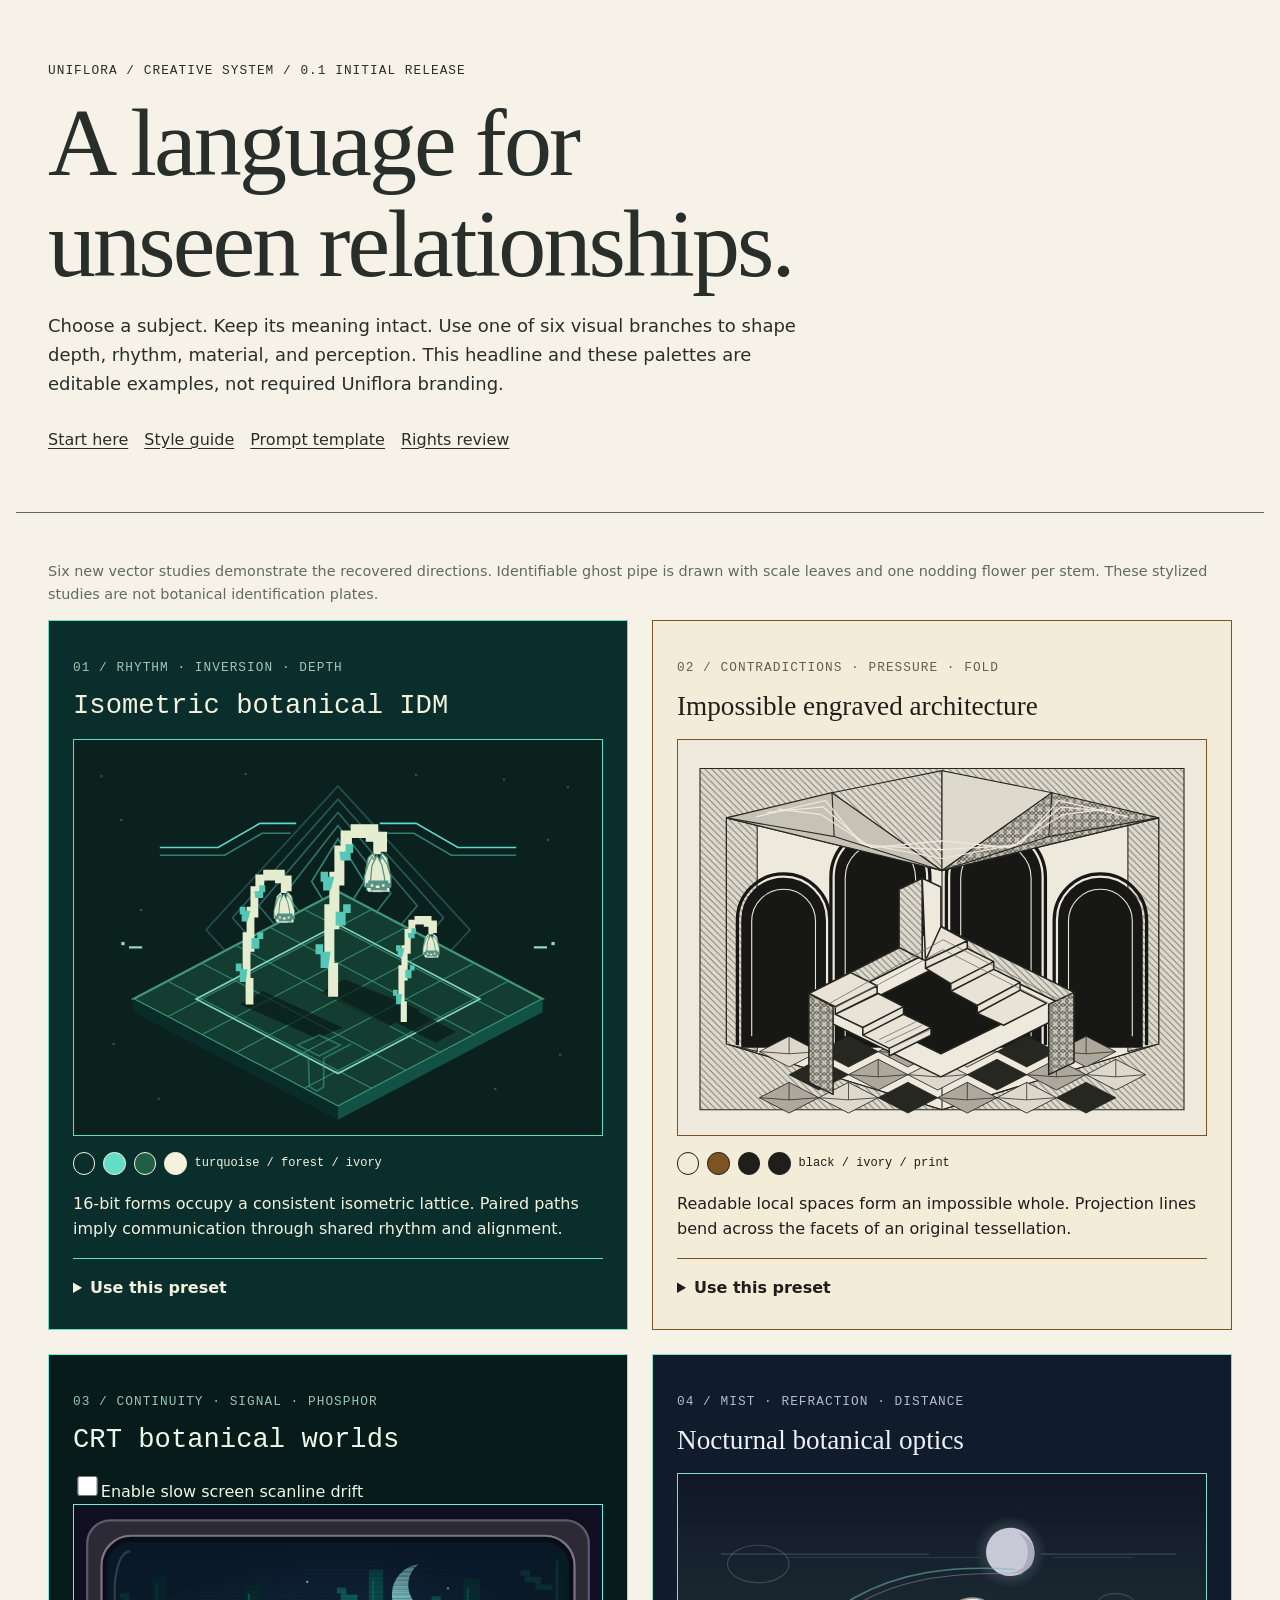
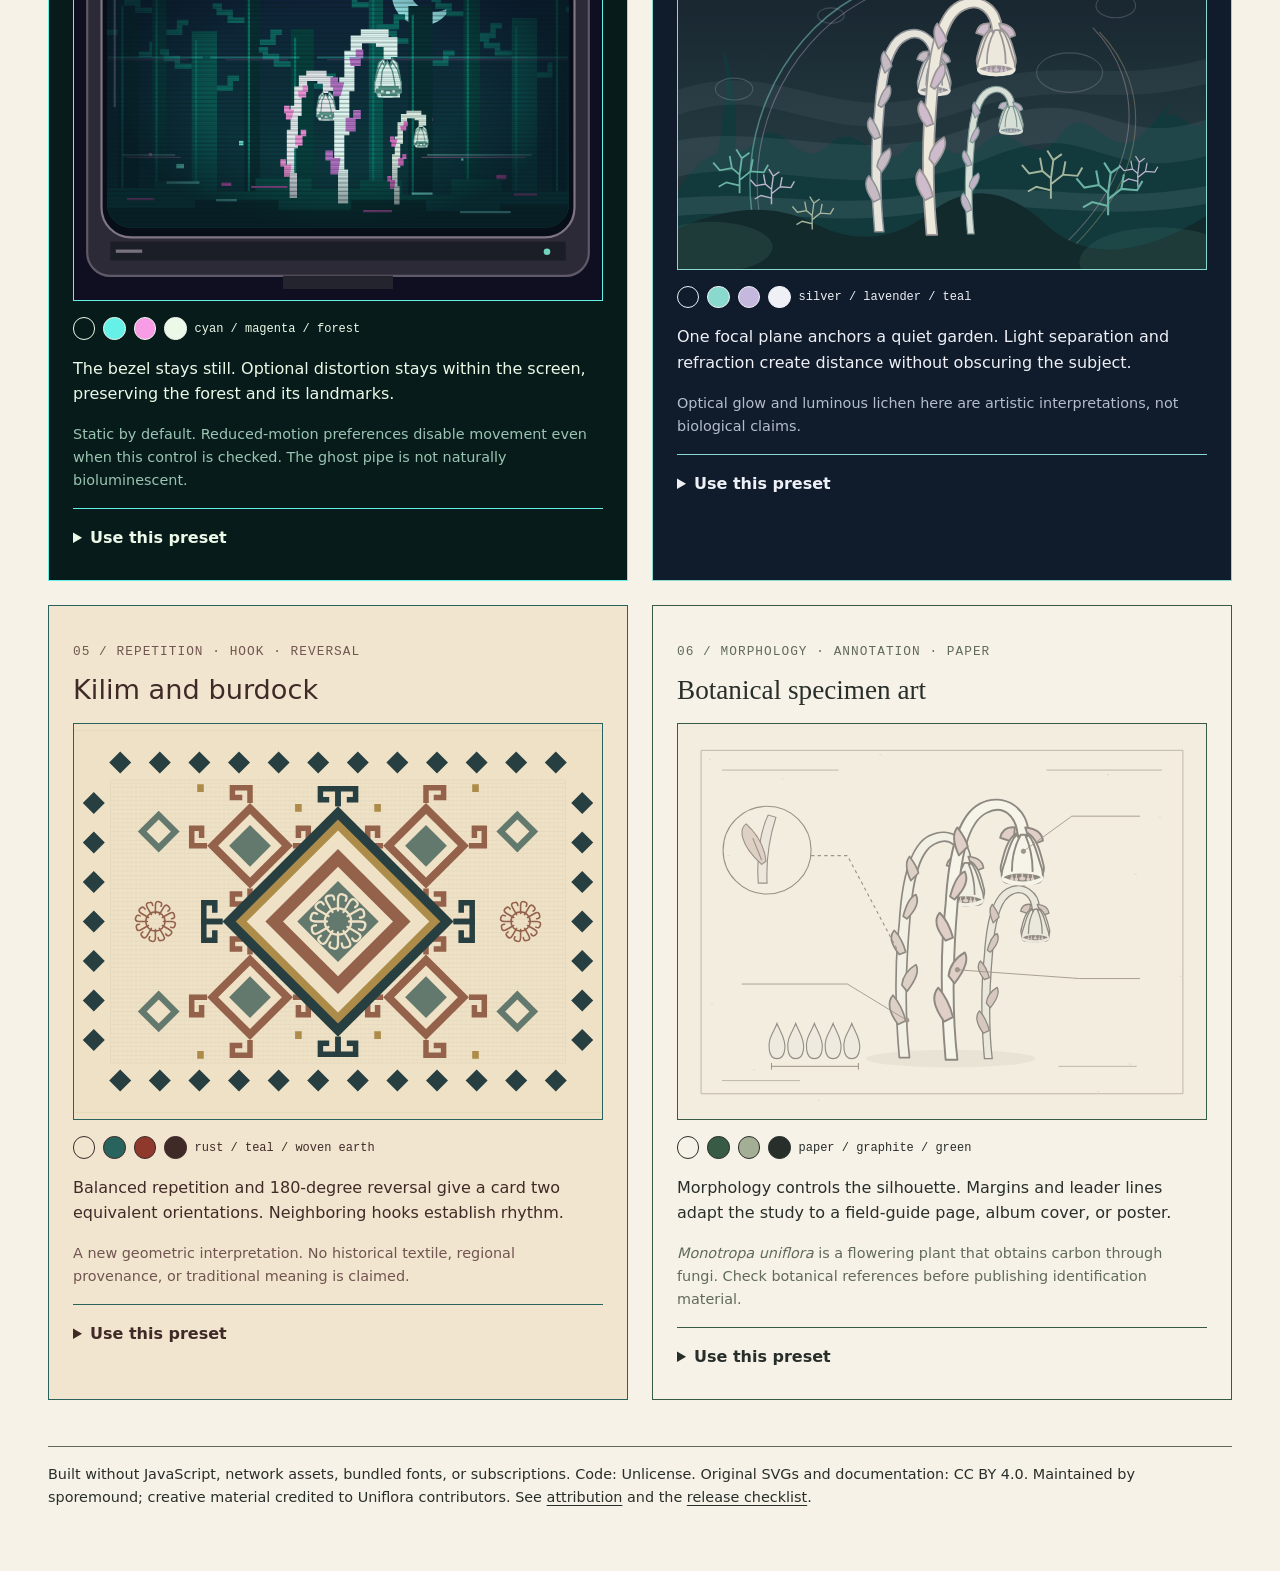
<file: demo/index.html>
<!doctype html>
<!-- SPDX-License-Identifier: Unlicense -->
<html lang="en">
<head>
  <meta charset="utf-8">
  <meta name="viewport" content="width=device-width, initial-scale=1">
  <meta name="description" content="Six editable Uniflora aesthetic presets. A free, offline creative system, version 0.1.">
  <title>Uniflora / Creative system 0.1</title>
  <link rel="stylesheet" href="../presets/tokens.css">
  <link rel="stylesheet" href="demo.css">
</head>
<body>
<a class="skip" href="#presets">Skip to presets</a>
<header>
  <p class="eyebrow">Uniflora / Creative system / 0.1 initial release</p>
  <h1>A language for<br>unseen relationships.</h1>
  <p class="intro">Choose a subject. Keep its meaning intact. Use one of six visual branches to shape depth, rhythm, material, and perception. This headline and these palettes are editable examples, not required Uniflora branding.</p>
  <nav aria-label="Project resources"><a href="../README.md">Start here</a><a href="../docs/STYLE-GUIDE.md">Style guide</a><a href="../prompts/TEMPLATE.md">Prompt template</a><a href="../docs/RIGHTS-REVIEW.md">Rights review</a></nav>
</header>
<main id="presets" tabindex="-1">
  <p class="note">Six new vector studies demonstrate the recovered directions. Identifiable ghost pipe is drawn with scale leaves and one nodding flower per stem. These stylized studies are not botanical identification plates.</p>
  <div class="gallery">
    <article class="preset" data-uniflora="isometric-idm">
      <p class="index">01 / rhythm · inversion · depth</p><h2>Isometric botanical IDM</h2>
      <figure class="art"><img src="../assets/svg/isometric-signal.svg" width="480" height="360" alt="Ivory ghost-pipe stems on mirrored isometric platforms with turquoise stepped signal paths."></figure>
      <div class="swatches" aria-hidden="true"><span class="swatch"></span><span class="swatch"></span><span class="swatch"></span><span class="swatch"></span><span>turquoise / forest / ivory</span></div>
      <p>16-bit forms occupy a consistent isometric lattice. Paired paths imply communication through shared rhythm and alignment.</p>
      <details><summary>Use this preset</summary><pre>&lt;section data-uniflora="isometric-idm"&gt;
  &lt;h2&gt;Your subject stays central&lt;/h2&gt;
&lt;/section&gt;</pre><p>Use the semantic color variables from tokens.css on your own components. See prompt example 01.</p></details>
    </article>
    <article class="preset" data-uniflora="engraved-architecture">
      <p class="index">02 / contradictions · pressure · fold</p><h2>Impossible engraved architecture</h2>
      <figure class="art"><img src="../assets/svg/engraved-fold.svg" width="480" height="360" alt="Romanesque arches, conflicting stair levels, cross-hatched masonry, and an original faceted folded surface."></figure>
      <div class="swatches" aria-hidden="true"><span class="swatch"></span><span class="swatch"></span><span class="swatch"></span><span class="swatch"></span><span>black / ivory / print</span></div>
      <p>Readable local spaces form an impossible whole. Projection lines bend across the facets of an original tessellation.</p>
      <details><summary>Use this preset</summary><pre>&lt;section data-uniflora="engraved-architecture"&gt;
  &lt;h2&gt;Your subject stays central&lt;/h2&gt;
&lt;/section&gt;</pre><p>Keep dense hatching behind the artwork, with clear paper around interface text. See prompt example 02.</p></details>
    </article>
    <article class="preset" data-uniflora="crt-worlds">
      <p class="index">03 / continuity · signal · phosphor</p><h2>CRT botanical worlds</h2>
      <input class="crt-toggle" id="crt-motion" type="checkbox"><label for="crt-motion">Enable slow screen scanline drift</label>
      <figure class="art"><img src="../assets/svg/crt-forest.svg" width="480" height="360" alt="A fixed CRT display contains a pixel forest, crescent moon, and cyan and magenta accents around ivory ghost pipe."><div class="crt-screen" aria-hidden="true"></div></figure>
      <div class="swatches" aria-hidden="true"><span class="swatch"></span><span class="swatch"></span><span class="swatch"></span><span class="swatch"></span><span>cyan / magenta / forest</span></div>
      <p>The bezel stays still. Optional distortion stays within the screen, preserving the forest and its landmarks.</p>
      <p class="note">Static by default. Reduced-motion preferences disable movement even when this control is checked. The ghost pipe is not naturally bioluminescent.</p>
      <details><summary>Use this preset</summary><pre>&lt;section data-uniflora="crt-worlds"&gt;
  &lt;h2&gt;Your subject stays central&lt;/h2&gt;
&lt;/section&gt;</pre><p>For animation, lock the camera and clip every effect to the display interior. See prompt example 03.</p></details>
    </article>
    <article class="preset" data-uniflora="nocturnal-optics">
      <p class="index">04 / mist · refraction · distance</p><h2>Nocturnal botanical optics</h2>
      <figure class="art"><img src="../assets/svg/nocturnal-optics.svg" width="480" height="360" alt="Moonlight, layered mist, luminous lichen marks, and soft refractive arcs surround an ivory flowering stem."></figure>
      <div class="swatches" aria-hidden="true"><span class="swatch"></span><span class="swatch"></span><span class="swatch"></span><span class="swatch"></span><span>silver / lavender / teal</span></div>
      <p>One focal plane anchors a quiet garden. Light separation and refraction create distance without obscuring the subject.</p>
      <p class="note">Optical glow and luminous lichen here are artistic interpretations, not biological claims.</p>
      <details><summary>Use this preset</summary><pre>&lt;section data-uniflora="nocturnal-optics"&gt;
  &lt;h2&gt;Your subject stays central&lt;/h2&gt;
&lt;/section&gt;</pre><p>Keep bloom away from reading surfaces. Use optical effects sparingly. See prompt example 04.</p></details>
    </article>
    <article class="preset" data-uniflora="kilim-burdock">
      <p class="index">05 / repetition · hook · reversal</p><h2>Kilim and burdock</h2>
      <figure class="art"><img src="../assets/svg/kilim-burdock.svg" width="480" height="360" alt="Centered diamond and hook forms repeat in a balanced textile-like card with half-turn symmetry."></figure>
      <div class="swatches" aria-hidden="true"><span class="swatch"></span><span class="swatch"></span><span class="swatch"></span><span class="swatch"></span><span>rust / teal / woven earth</span></div>
      <p>Balanced repetition and 180-degree reversal give a card two equivalent orientations. Neighboring hooks establish rhythm.</p>
      <p class="note">A new geometric interpretation. No historical textile, regional provenance, or traditional meaning is claimed.</p>
      <details><summary>Use this preset</summary><pre>&lt;section data-uniflora="kilim-burdock"&gt;
  &lt;h2&gt;Your subject stays central&lt;/h2&gt;
&lt;/section&gt;</pre><p>Reversal belongs to the art; keep reading order and interface labels upright. See prompt example 05.</p></details>
    </article>
    <article class="preset" data-uniflora="botanical-specimen">
      <p class="index">06 / morphology · annotation · paper</p><h2>Botanical specimen art</h2>
      <figure class="art"><img src="../assets/svg/specimen-ghost-pipe.svg" width="480" height="360" alt="An original schematic ghost-pipe study on ivory paper, showing scale leaves and separate overlapping petals on nodding flowers."></figure>
      <div class="swatches" aria-hidden="true"><span class="swatch"></span><span class="swatch"></span><span class="swatch"></span><span class="swatch"></span><span>paper / graphite / green</span></div>
      <p>Morphology controls the silhouette. Margins and leader lines adapt the study to a field-guide page, album cover, or poster.</p>
      <p class="note"><i>Monotropa uniflora</i> is a flowering plant that obtains carbon through fungi. Check botanical references before publishing identification material.</p>
      <details><summary>Use this preset</summary><pre>&lt;section data-uniflora="botanical-specimen"&gt;
  &lt;h2&gt;Your subject stays central&lt;/h2&gt;
&lt;/section&gt;</pre><p>Use documented specimens for fine diagnostic details. Never invent measurements. See prompt example 06.</p></details>
    </article>
  </div>
</main>
<footer><p class="rule">Built without JavaScript, network assets, bundled fonts, or subscriptions. Code: Unlicense. Original SVGs and documentation: CC BY 4.0. Maintained by sporemound; creative material credited to Uniflora contributors. See <a href="../ATTRIBUTION.md">attribution</a> and the <a href="../docs/REVIEW-CHECKLIST.md">release checklist</a>.</p></footer>
</body>
</html>
</file>
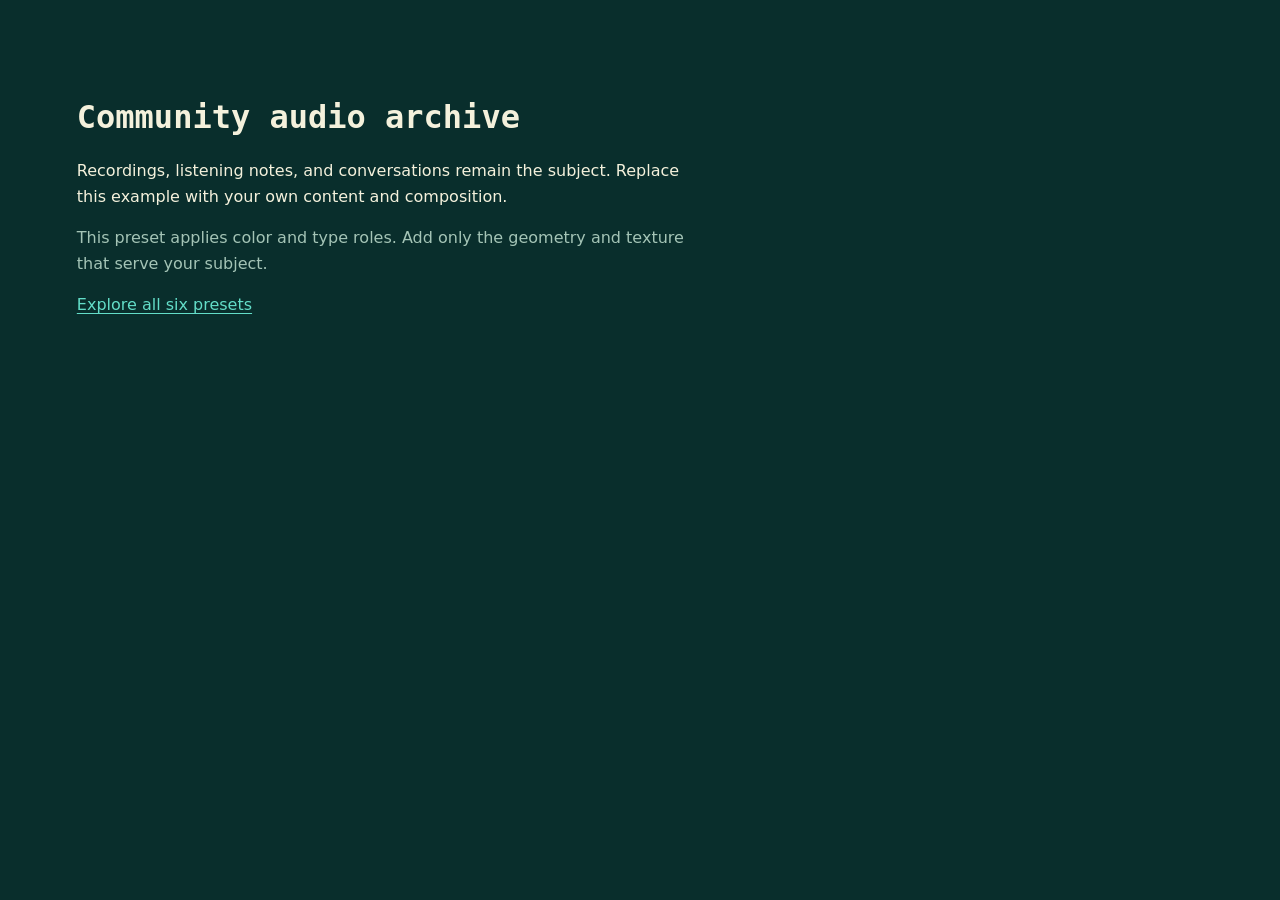
<file: demo/starter.html>
<!doctype html>
<!-- SPDX-License-Identifier: Unlicense -->
<html lang="en">
<meta charset="utf-8">
<meta name="viewport" content="width=device-width, initial-scale=1">
<title>Uniflora preset starter</title>
<link rel="stylesheet" href="../presets/tokens.css">
<style>
  * { box-sizing: border-box; }
  body { margin: 0; font: 1rem/1.6 system-ui, sans-serif; }
  .panel { min-height: 100vh; padding: clamp(1.5rem, 6vw, 5rem);
    color: var(--uf-text); background: var(--uf-bg); }
  h1 { max-width: 24ch; font-family: var(--uf-heading); line-height: 1.2; }
  p { max-width: 60ch; }
  a { color: var(--uf-accent); text-underline-offset: .2em; }
  a:focus-visible { outline: 3px solid currentColor; outline-offset: 5px; }
  .note { color: var(--uf-muted); }
</style>
<!-- Change the branch: isometric-idm, engraved-architecture, crt-worlds,
     nocturnal-optics, kilim-burdock, or botanical-specimen. -->
<main class="panel" data-uniflora="isometric-idm">
  <h1>Community audio archive</h1>
  <p>Recordings, listening notes, and conversations remain the subject.
     Replace this example with your own content and composition.</p>
  <p class="note">This preset applies color and type roles. Add only the
     geometry and texture that serve your subject.</p>
  <a href="index.html">Explore all six presets</a>
</main>
</html>
</file>
<file: presets/tokens.css>
/* SPDX-License-Identifier: Unlicense
   New v0.1 proposal. No fonts are bundled or fetched. */
:root {
  --uf-font-body: system-ui, sans-serif;
  --uf-font-display: ui-serif, serif;
  --uf-font-mono: ui-monospace, monospace;
  --uf-space-sm: .5rem;
  --uf-space-md: 1rem;
  --uf-space-lg: 2rem;
  --uf-bg: #F7F2E8;
  --uf-surface: #FFFCF5;
  --uf-text: #282E29;
  --uf-muted: #606B5C;
  --uf-accent: #385B45;
  --uf-decor: #A4AE95;
  --uf-heading: var(--uf-font-display);
}
[data-uniflora="isometric-idm"] {
  --uf-bg: #092E2C;
  --uf-surface: #123D35;
  --uf-text: #F4F1DC;
  --uf-muted: #A4C4B6;
  --uf-accent: #63DDC8;
  --uf-decor: #1F5F46;
  --uf-heading: ui-monospace, monospace;
}
[data-uniflora="engraved-architecture"] {
  --uf-bg: #F3ECD9;
  --uf-surface: #FBF7ED;
  --uf-text: #201E1A;
  --uf-muted: #635D53;
  --uf-accent: #7A5523;
  --uf-decor: #201E1A;
  --uf-heading: ui-serif, serif;
}
[data-uniflora="crt-worlds"] {
  --uf-bg: #071C1A;
  --uf-surface: #123D35;
  --uf-text: #EDF9E8;
  --uf-muted: #9BC4B2;
  --uf-accent: #65F1E8;
  --uf-decor: #F99CE6;
  --uf-heading: ui-monospace, monospace;
}
[data-uniflora="nocturnal-optics"] {
  --uf-bg: #101C2B;
  --uf-surface: #1D2B3C;
  --uf-text: #EEF0F6;
  --uf-muted: #B5BCCB;
  --uf-accent: #8AD9CE;
  --uf-decor: #C5B8DE;
  --uf-heading: ui-serif, serif;
}
[data-uniflora="kilim-burdock"] {
  --uf-bg: #F1E5CF;
  --uf-surface: #FAF3E6;
  --uf-text: #402A28;
  --uf-muted: #715450;
  --uf-accent: #28635D;
  --uf-decor: #8E392C;
  --uf-heading: system-ui, sans-serif;
}
[data-uniflora="botanical-specimen"] {
  --uf-bg: #F7F2E8;
  --uf-surface: #FFFCF5;
  --uf-text: #282E29;
  --uf-muted: #606B5C;
  --uf-accent: #385B45;
  --uf-decor: #A4AE95;
  --uf-heading: ui-serif, serif;
}
</file>
<file: demo/demo.css>
/* SPDX-License-Identifier: Unlicense */
* { box-sizing: border-box; }
body { margin: 0; background: #F7F2E8; color: #282E29; font: 1rem/1.6 var(--uf-font-body); }
a { color: inherit; text-underline-offset: .2em; }
a:hover { text-decoration-thickness: .15em; }
:focus-visible { outline: 3px solid currentColor; outline-offset: 5px; }
.skip { position: absolute; top: .5rem; left: .5rem; transform: translateY(-180%); background: #FFFCF5; padding: .5rem; z-index: 4; }
.skip:focus { transform: none; }
header, main, footer { max-width: 78rem; margin: auto; padding: 2rem; }
header { padding-top: 3rem; border-bottom: 1px solid #606B5C; }
.eyebrow, .index { font: .8rem/1.5 var(--uf-font-mono); letter-spacing: .08em; text-transform: uppercase; }
h1 { margin: .5rem 0 1rem; font: clamp(2.5rem, 8vw, 6rem)/1.05 var(--uf-font-display); letter-spacing: -.03em; }
.intro { max-width: 48rem; font-size: 1.125rem; }
nav { display: flex; flex-wrap: wrap; gap: 1rem; margin: 1.5rem 0; }
nav a { padding: .25rem 0; }
.gallery { display: grid; grid-template-columns: repeat(2, minmax(0, 1fr)); gap: 1.5rem; }
.preset { min-width: 0; padding: 1.5rem; background: var(--uf-bg); color: var(--uf-text); border: 1px solid var(--uf-accent); }
.preset h2 { font: 1.7rem/1.2 var(--uf-heading); margin: .4rem 0 1rem; }
.index, .note { color: var(--uf-muted); }
.note { font-size: .9rem; }
.art { position: relative; margin: 0; aspect-ratio: 4/3; overflow: hidden; background: var(--uf-surface); border: 1px solid var(--uf-accent); }
.art img { display: block; width: 100%; height: 100%; object-fit: contain; }
.swatches { display: flex; gap: .5rem; margin: 1rem 0; align-items: center; }
.swatch { width: 1.4rem; height: 1.4rem; border: 1px solid var(--uf-text); border-radius: 50%; }
.swatch:nth-child(1) { background: var(--uf-bg); }
.swatch:nth-child(2) { background: var(--uf-accent); }
.swatch:nth-child(3) { background: var(--uf-decor); }
.swatch:nth-child(4) { background: var(--uf-text); }
.swatches span:last-child { font: .75rem var(--uf-font-mono); }
details { border-top: 1px solid var(--uf-accent); padding-top: .7rem; margin-top: 1rem; }
summary { cursor: pointer; padding: .3rem 0; font-weight: 600; }
pre { overflow-x: auto; padding: .75rem; font: .8rem/1.5 var(--uf-font-mono); background: var(--uf-surface); color: var(--uf-text); }
.motion { display: flex; align-items: center; gap: .7rem; margin: 1rem 0 .5rem; }
input[type=checkbox] { width: 1.3rem; height: 1.3rem; accent-color: var(--uf-accent); }
.crt-screen { position: absolute; inset: 9.4444% 6.25% 18.3333%; border-radius: 5.238% / 8.462%; overflow: hidden; pointer-events: none; }
.crt-screen::after { content: ''; position: absolute; inset: -40% 0; opacity: .12; background: repeating-linear-gradient(transparent 0 3px, #071C1A 3px 4px); }
/* Only the scanline overlay moves; scene, camera, and bezel stay fixed. */
.crt-toggle:checked ~ .art .crt-screen::after { animation: scan-drift 12s linear infinite; }
@keyframes scan-drift { to { transform: translateY(24px); } }
.rule { padding: 1rem 0; border-top: 1px solid #606B5C; }
footer { font-size: .9rem; padding-top: 0; }
@media (max-width: 48rem) { .gallery { grid-template-columns: 1fr; } header, main, footer { padding: 1.25rem; } }
@media (prefers-reduced-motion: reduce) { *, *::before, *::after { animation: none !important; scroll-behavior: auto !important; } }
@media (forced-colors: active) { .preset, .art { border-color: CanvasText; } .crt-screen { display: none; } }
</file>
